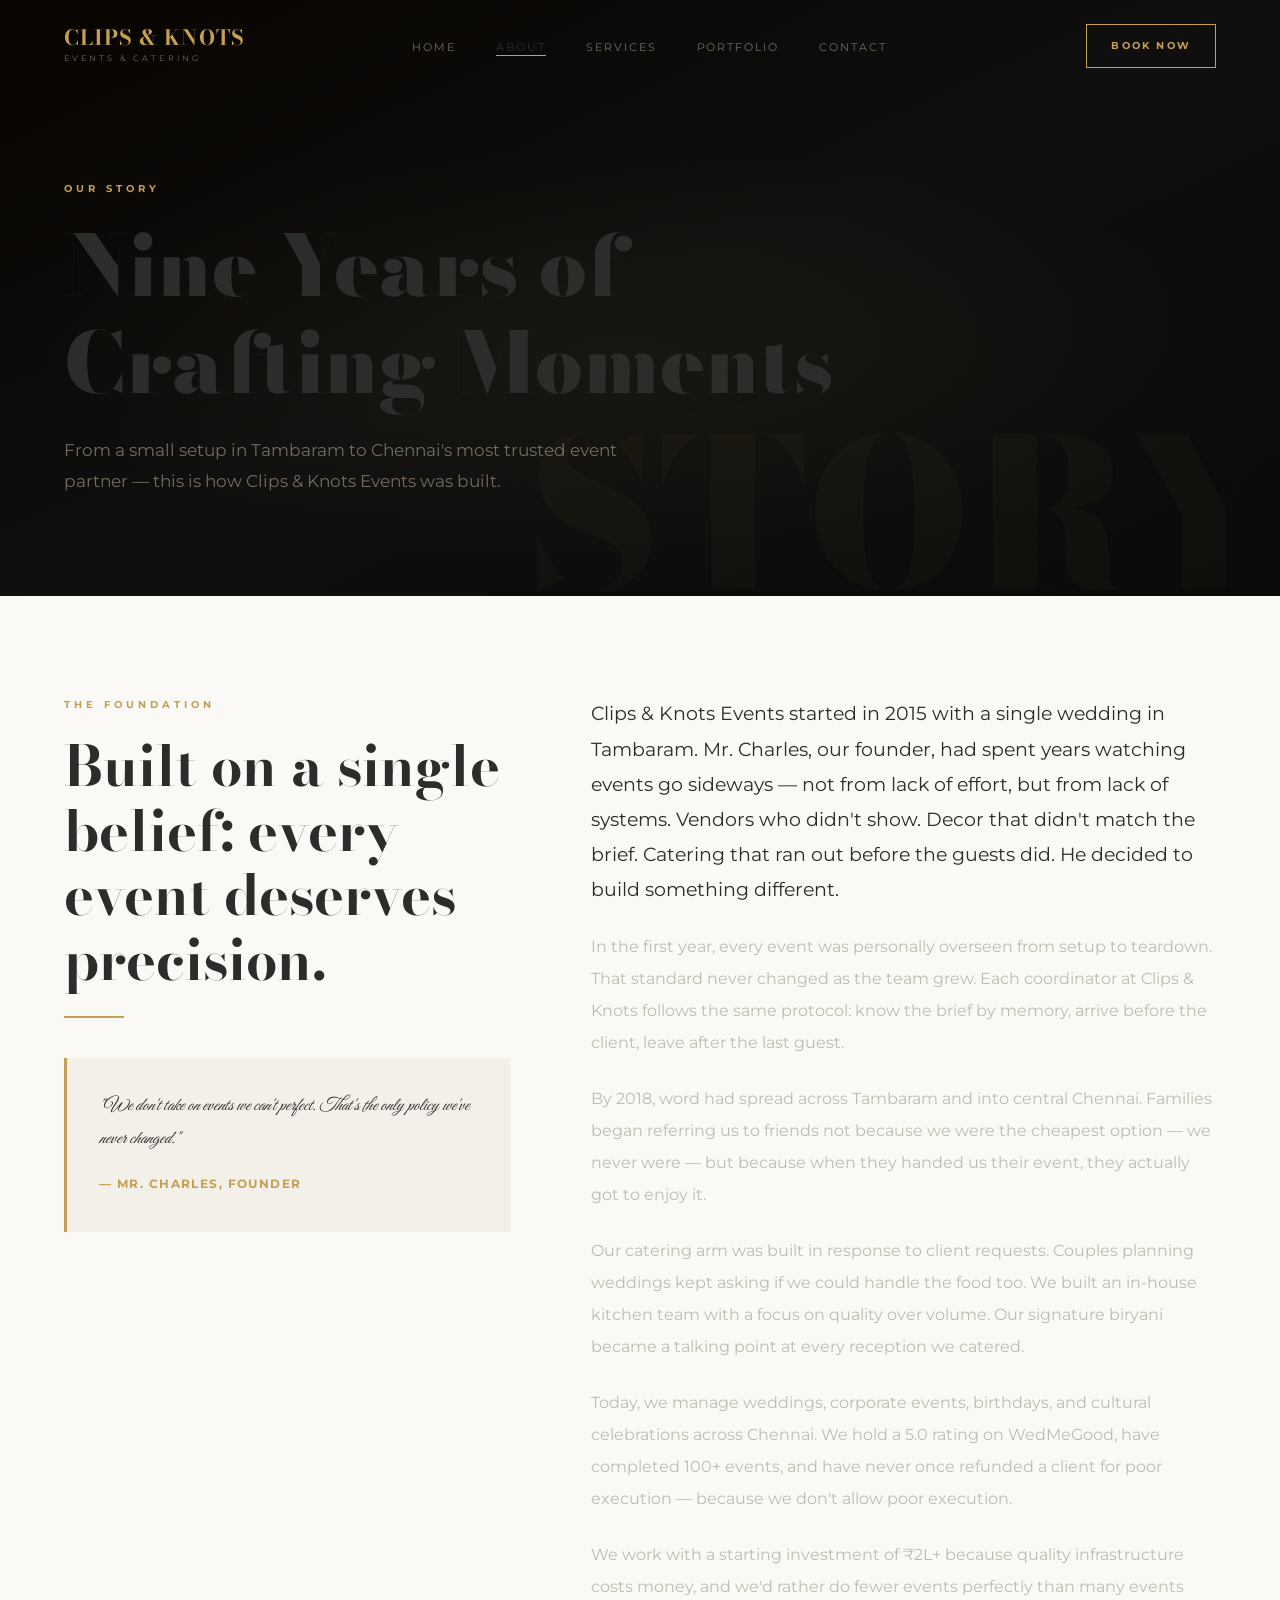
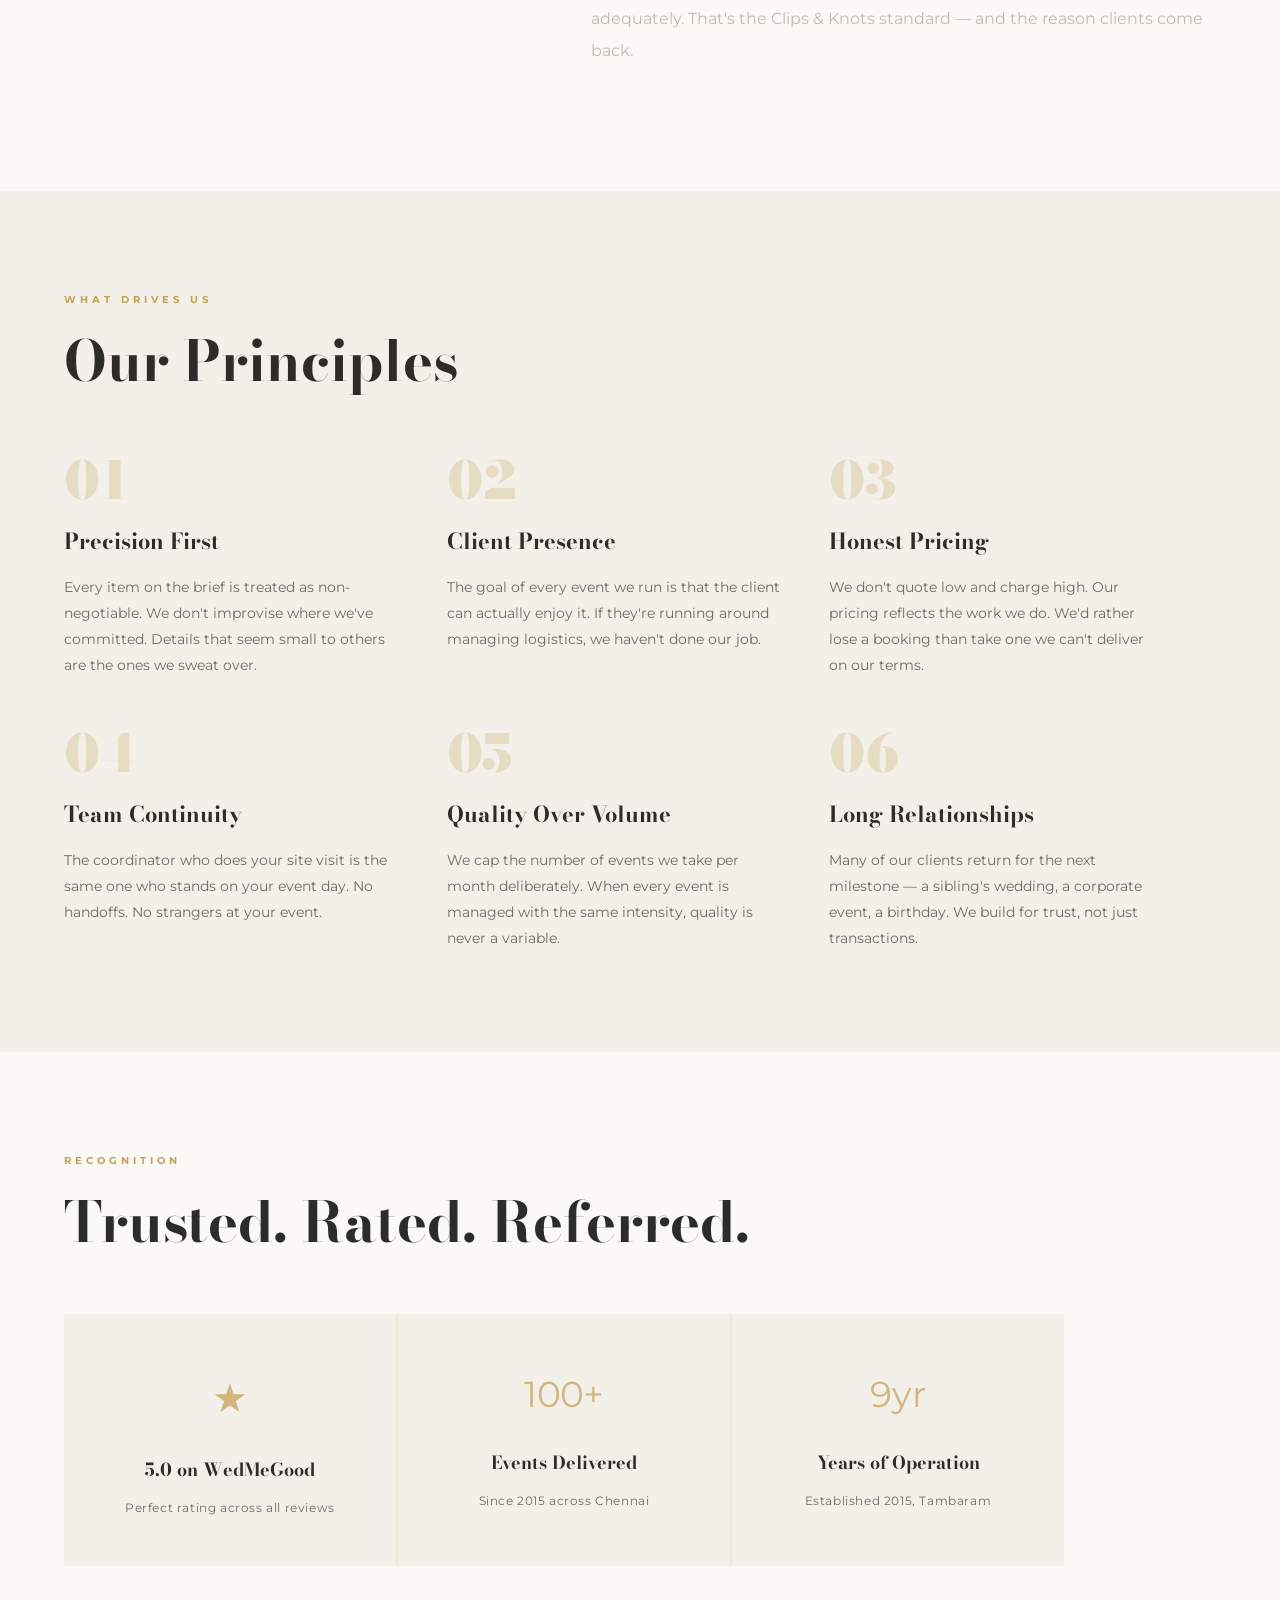
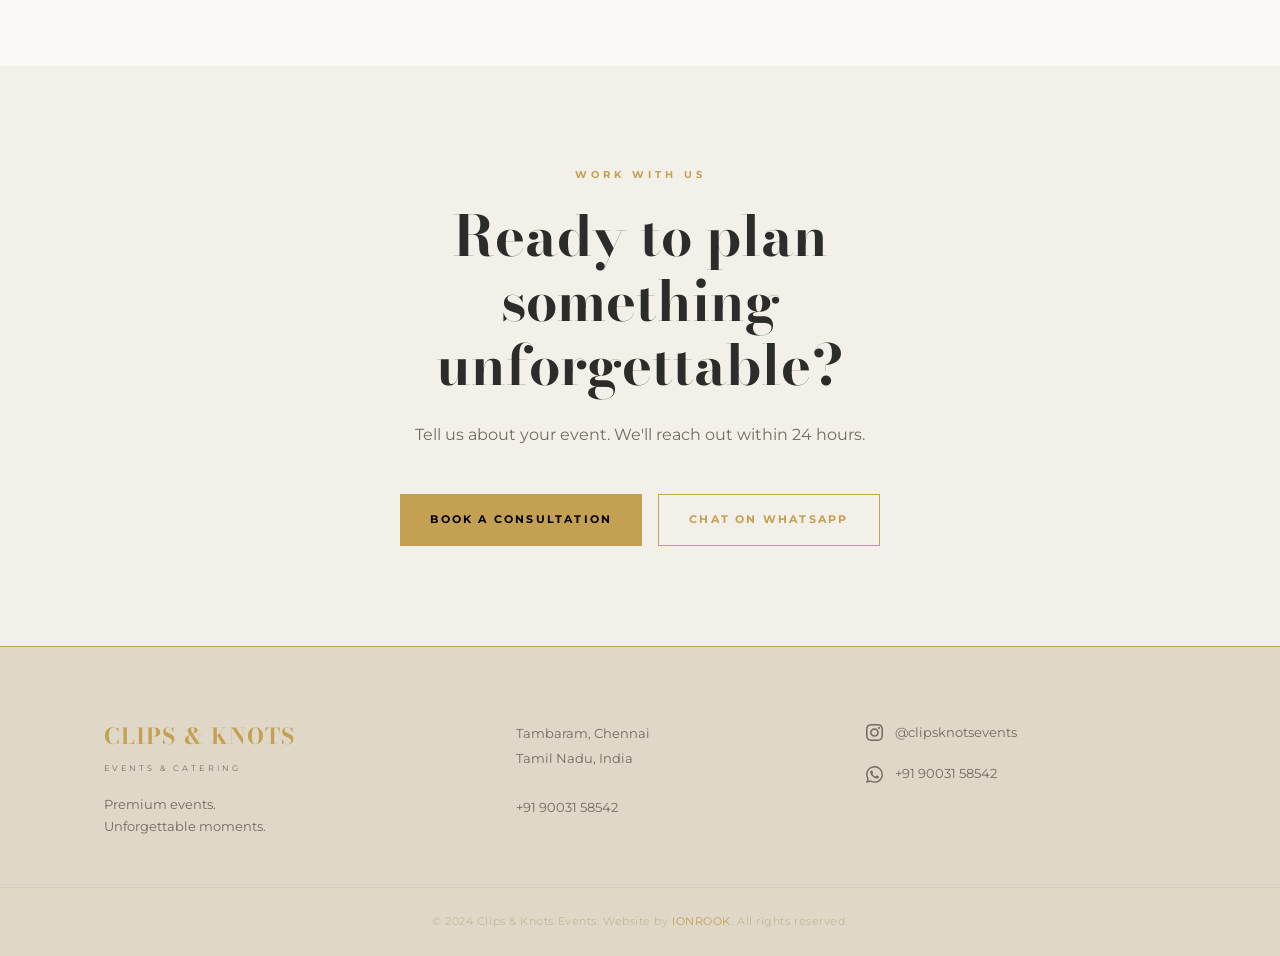
<file: about.html>
<!DOCTYPE html>
<html lang="en">
<head>
  <meta charset="UTF-8">
  <meta name="viewport" content="width=device-width, initial-scale=1.0">
  <meta name="description" content="About Clips & Knots Events — 9 years of premium event management in Chennai. Our story, values, and team behind 100+ unforgettable celebrations.">
  <title>About — Clips &amp; Knots Events</title>
  <link rel="preconnect" href="https://fonts.googleapis.com">
  <link rel="preconnect" href="https://fonts.gstatic.com" crossorigin>
  <link href="https://fonts.googleapis.com/css2?family=Playfair+Display:ital,wght@0,400;0,500;0,700;0,900;1,400&family=Lato:wght@300;400;700&family=Cormorant+Garamond:ital,wght@1,400;1,500;1,600&display=swap" rel="stylesheet">
  <link rel="stylesheet" href="css/style.css">
</head>
<body>

  <!-- NAVIGATION -->
  <nav class="nav" role="navigation" aria-label="Main navigation">
    <a href="index.html" class="nav-logo" aria-label="Clips & Knots Events — Home">
      <span class="nav-logo-name">CLIPS &amp; KNOTS</span>
      <span class="nav-logo-sub">Events &amp; Catering</span>
    </a>
    <ul class="nav-links" role="list">
      <li><a href="index.html">Home</a></li>
      <li><a href="about.html" aria-current="page">About</a></li>
      <li><a href="index.html#services">Services</a></li>
      <li><a href="index.html#work">Portfolio</a></li>
      <li><a href="contact.html">Contact</a></li>
    </ul>
    <a href="contact.html" class="nav-cta">Book Now</a>
    <button class="nav-hamburger" aria-label="Open navigation menu" aria-expanded="false">
      <span></span><span></span><span></span>
    </button>
  </nav>

  <!-- MOBILE MENU -->
  <div class="mobile-menu" role="dialog" aria-modal="true" aria-label="Navigation menu">
    <a href="index.html">Home</a>
    <a href="about.html">About</a>
    <a href="index.html#services">Services</a>
    <a href="index.html#work">Portfolio</a>
    <a href="contact.html">Contact</a>
    <a href="https://wa.me/919003158542?text=Hi%20Clips%20%26%20Knots%2C%20I'm%20interested%20in%20your%20event%20planning%20services." target="_blank" rel="noopener noreferrer">WhatsApp Us</a>
  </div>

  <main>

    <!-- ============================
         PAGE HERO
         ============================ -->
    <section class="page-hero" aria-label="About us">
      <span class="page-hero-bg-text" aria-hidden="true">STORY</span>
      <span class="label-text" style="margin-bottom:20px;">Our Story</span>
      <h1 class="section-title" style="font-size:clamp(48px,7vw,84px); font-weight:900;">Nine Years of<br>Crafting Moments</h1>
      <p>From a small setup in Tambaram to Chennai's most trusted event partner — this is how Clips &amp; Knots Events was built.</p>
    </section>

    <!-- ============================
         FULL STORY
         ============================ -->
    <section class="about-full-story" aria-labelledby="story-heading">
      <div class="about-full-story-grid">
        <div class="about-story-sticky">
          <span class="label-text reveal" style="margin-bottom:20px;">The Foundation</span>
          <h2 class="section-title reveal reveal-delay-1" id="story-heading">Built on a single belief: every event deserves precision.</h2>
          <div class="gold-line reveal reveal-delay-2"></div>
          <div class="reveal reveal-delay-2" style="margin-top: 40px;">
            <div style="background:var(--bg-secondary); padding:32px; border-left:3px solid var(--accent);">
              <p class="testimonial-quote" style="font-size:18px; margin-bottom:16px;">"We don't take on events we can't perfect. That's the only policy we've never changed."</p>
              <p class="testimonial-author">— Mr. Charles, Founder</p>
            </div>
          </div>
        </div>

        <div class="about-story-content">
          <p class="reveal">
            Clips &amp; Knots Events started in 2015 with a single wedding in Tambaram. Mr. Charles,
            our founder, had spent years watching events go sideways — not from lack of effort,
            but from lack of systems. Vendors who didn't show. Decor that didn't match the brief.
            Catering that ran out before the guests did. He decided to build something different.
          </p>
          <p class="reveal reveal-delay-1">
            In the first year, every event was personally overseen from setup to teardown.
            That standard never changed as the team grew. Each coordinator at Clips &amp; Knots
            follows the same protocol: know the brief by memory, arrive before the client,
            leave after the last guest.
          </p>
          <p class="reveal reveal-delay-1">
            By 2018, word had spread across Tambaram and into central Chennai. Families began
            referring us to friends not because we were the cheapest option — we never were —
            but because when they handed us their event, they actually got to enjoy it.
          </p>
          <p class="reveal reveal-delay-2">
            Our catering arm was built in response to client requests. Couples planning weddings
            kept asking if we could handle the food too. We built an in-house kitchen team with a
            focus on quality over volume. Our signature biryani became a talking point at every
            reception we catered.
          </p>
          <p class="reveal reveal-delay-2">
            Today, we manage weddings, corporate events, birthdays, and cultural celebrations
            across Chennai. We hold a 5.0 rating on WedMeGood, have completed 100+ events,
            and have never once refunded a client for poor execution — because we don't allow
            poor execution.
          </p>
          <p class="reveal reveal-delay-3">
            We work with a starting investment of ₹2L+ because quality infrastructure costs
            money, and we'd rather do fewer events perfectly than many events adequately.
            That's the Clips &amp; Knots standard — and the reason clients come back.
          </p>
        </div>
      </div>
    </section>

    <!-- ============================
         VALUES
         ============================ -->
    <section class="values-section" aria-labelledby="values-heading">
      <span class="label-text reveal" style="margin-bottom:20px;">What Drives Us</span>
      <h2 class="section-title reveal reveal-delay-1" id="values-heading">Our Principles</h2>
      <div class="values-grid">
        <div class="reveal">
          <p class="value-number">01</p>
          <h3 class="value-title">Precision First</h3>
          <p class="value-desc">Every item on the brief is treated as non-negotiable. We don't improvise where we've committed. Details that seem small to others are the ones we sweat over.</p>
        </div>
        <div class="reveal reveal-delay-1">
          <p class="value-number">02</p>
          <h3 class="value-title">Client Presence</h3>
          <p class="value-desc">The goal of every event we run is that the client can actually enjoy it. If they're running around managing logistics, we haven't done our job.</p>
        </div>
        <div class="reveal reveal-delay-2">
          <p class="value-number">03</p>
          <h3 class="value-title">Honest Pricing</h3>
          <p class="value-desc">We don't quote low and charge high. Our pricing reflects the work we do. We'd rather lose a booking than take one we can't deliver on our terms.</p>
        </div>
        <div class="reveal">
          <p class="value-number">04</p>
          <h3 class="value-title">Team Continuity</h3>
          <p class="value-desc">The coordinator who does your site visit is the same one who stands on your event day. No handoffs. No strangers at your event.</p>
        </div>
        <div class="reveal reveal-delay-1">
          <p class="value-number">05</p>
          <h3 class="value-title">Quality Over Volume</h3>
          <p class="value-desc">We cap the number of events we take per month deliberately. When every event is managed with the same intensity, quality is never a variable.</p>
        </div>
        <div class="reveal reveal-delay-2">
          <p class="value-number">06</p>
          <h3 class="value-title">Long Relationships</h3>
          <p class="value-desc">Many of our clients return for the next milestone — a sibling's wedding, a corporate event, a birthday. We build for trust, not just transactions.</p>
        </div>
      </div>
    </section>

    <!-- ============================
         RECOGNITION
         ============================ -->
    <section class="recognition-section" aria-labelledby="recognition-heading">
      <span class="label-text reveal" style="margin-bottom:20px;">Recognition</span>
      <h2 class="section-title reveal reveal-delay-1" id="recognition-heading">Trusted. Rated. Referred.</h2>
      <div class="recognition-grid reveal reveal-delay-2">
        <div class="recognition-item">
          <span class="recognition-icon">★</span>
          <h3 class="recognition-title">5.0 on WedMeGood</h3>
          <p class="recognition-detail">Perfect rating across all reviews</p>
        </div>
        <div class="recognition-item">
          <span class="recognition-icon" style="font-size:36px; font-family:var(--font-sans); letter-spacing:-0.02em;">100+</span>
          <h3 class="recognition-title">Events Delivered</h3>
          <p class="recognition-detail">Since 2015 across Chennai</p>
        </div>
        <div class="recognition-item">
          <span class="recognition-icon" style="font-size:36px; font-family:var(--font-sans);">9yr</span>
          <h3 class="recognition-title">Years of Operation</h3>
          <p class="recognition-detail">Established 2015, Tambaram</p>
        </div>
      </div>
    </section>

    <!-- ============================
         CTA
         ============================ -->
    <section style="padding: 100px 5%; background: var(--bg-secondary); text-align:center;" aria-label="Get started">
      <span class="label-text reveal" style="margin-bottom:20px; display:block;">Work With Us</span>
      <h2 class="section-title reveal reveal-delay-1" style="max-width:600px; margin:0 auto 24px;">Ready to plan something unforgettable?</h2>
      <p class="reveal reveal-delay-2" style="font-family:var(--font-sans); font-size:16px; color:var(--text-secondary); max-width:500px; margin:0 auto 44px;">Tell us about your event. We'll reach out within 24 hours.</p>
      <div class="reveal reveal-delay-3" style="display:flex; gap:16px; justify-content:center; flex-wrap:wrap;">
        <a href="contact.html" class="btn btn-primary">Book a Consultation</a>
        <a href="https://wa.me/919003158542?text=Hi%20Clips%20%26%20Knots%2C%20I'm%20interested%20in%20your%20services." class="btn btn-ghost" target="_blank" rel="noopener noreferrer">Chat on WhatsApp</a>
      </div>
    </section>

  </main>

  <!-- FOOTER -->
  <footer class="footer" role="contentinfo">
    <div class="footer-main">
      <div>
        <p class="footer-logo-name">CLIPS &amp; KNOTS</p>
        <p class="footer-logo-sub">Events &amp; Catering</p>
        <p class="footer-tagline">Premium events.<br>Unforgettable moments.</p>
      </div>
      <div class="footer-center">
        <address class="footer-address" style="font-style:normal;">
          Tambaram, Chennai<br>
          Tamil Nadu, India<br><br>
          <a href="tel:+919003158542">+91 90031 58542</a>
        </address>
      </div>
      <div class="footer-right">
        <a href="https://www.instagram.com/clipsknotsevents" target="_blank" rel="noopener noreferrer" class="footer-social-link" aria-label="Instagram — @clipsknotsevents">
          <svg class="footer-social-icon" viewBox="0 0 24 24" aria-hidden="true"><path d="M12 2.163c3.204 0 3.584.012 4.85.07 3.252.148 4.771 1.691 4.919 4.919.058 1.265.069 1.645.069 4.849 0 3.205-.012 3.584-.069 4.849-.149 3.225-1.664 4.771-4.919 4.919-1.266.058-1.644.07-4.85.07-3.204 0-3.584-.012-4.849-.07-3.26-.149-4.771-1.699-4.919-4.92-.058-1.265-.07-1.644-.07-4.849 0-3.204.013-3.583.07-4.849.149-3.227 1.664-4.771 4.919-4.919 1.266-.057 1.645-.069 4.849-.069zm0-2.163c-3.259 0-3.667.014-4.947.072-4.358.2-6.78 2.618-6.98 6.98-.059 1.281-.073 1.689-.073 4.948 0 3.259.014 3.668.072 4.948.2 4.358 2.618 6.78 6.98 6.98 1.281.058 1.689.072 4.948.072 3.259 0 3.668-.014 4.948-.072 4.354-.2 6.782-2.618 6.979-6.98.059-1.28.073-1.689.073-4.948 0-3.259-.014-3.667-.072-4.947-.196-4.354-2.617-6.78-6.979-6.98-1.281-.059-1.69-.073-4.949-.073zm0 5.838c-3.403 0-6.162 2.759-6.162 6.162s2.759 6.163 6.162 6.163 6.162-2.759 6.162-6.163c0-3.403-2.759-6.162-6.162-6.162zm0 10.162c-2.209 0-4-1.79-4-4 0-2.209 1.791-4 4-4s4 1.791 4 4c0 2.21-1.791 4-4 4zm6.406-11.845c-.796 0-1.441.645-1.441 1.44s.645 1.44 1.441 1.44c.795 0 1.439-.645 1.439-1.44s-.644-1.44-1.439-1.44z"/></svg>
          @clipsknotsevents
        </a>
        <a href="https://wa.me/919003158542" target="_blank" rel="noopener noreferrer" class="footer-social-link" aria-label="WhatsApp — +91 90031 58542">
          <svg class="footer-social-icon" viewBox="0 0 24 24" aria-hidden="true"><path d="M17.472 14.382c-.297-.149-1.758-.867-2.03-.967-.273-.099-.471-.148-.67.15-.197.297-.767.966-.94 1.164-.173.199-.347.223-.644.075-.297-.15-1.255-.463-2.39-1.475-.883-.788-1.48-1.761-1.653-2.059-.173-.297-.018-.458.13-.606.134-.133.298-.347.446-.52.149-.174.198-.298.298-.497.099-.198.05-.371-.025-.52-.075-.149-.669-1.612-.916-2.207-.242-.579-.487-.5-.669-.51-.173-.008-.371-.01-.57-.01-.198 0-.52.074-.792.372-.272.297-1.04 1.016-1.04 2.479 0 1.462 1.065 2.875 1.213 3.074.149.198 2.096 3.2 5.077 4.487.709.306 1.262.489 1.694.625.712.227 1.36.195 1.871.118.571-.085 1.758-.719 2.006-1.413.248-.694.248-1.289.173-1.413-.074-.124-.272-.198-.57-.347m-5.421 7.403h-.004a9.87 9.87 0 01-5.031-1.378l-.361-.214-3.741.982.998-3.648-.235-.374a9.86 9.86 0 01-1.51-5.26c.001-5.45 4.436-9.884 9.888-9.884 2.64 0 5.122 1.03 6.988 2.898a9.825 9.825 0 012.893 6.994c-.003 5.45-4.437 9.884-9.885 9.884m8.413-18.297A11.815 11.815 0 0012.05 0C5.495 0 .16 5.335.157 11.892c0 2.096.547 4.142 1.588 5.945L.057 24l6.305-1.654a11.882 11.882 0 005.683 1.448h.005c6.554 0 11.89-5.335 11.893-11.893a11.821 11.821 0 00-3.48-8.413z"/></svg>
          +91 90031 58542
        </a>
      </div>
    </div>
    <div class="footer-bottom">
      <p>&#169; 2024 Clips &amp; Knots Events. Website by <span style="color:var(--accent);">IONROOK</span>. All rights reserved.</p>
    </div>
  </footer>

  <script src="js/main.js"></script>
</body>
</html>
</file>
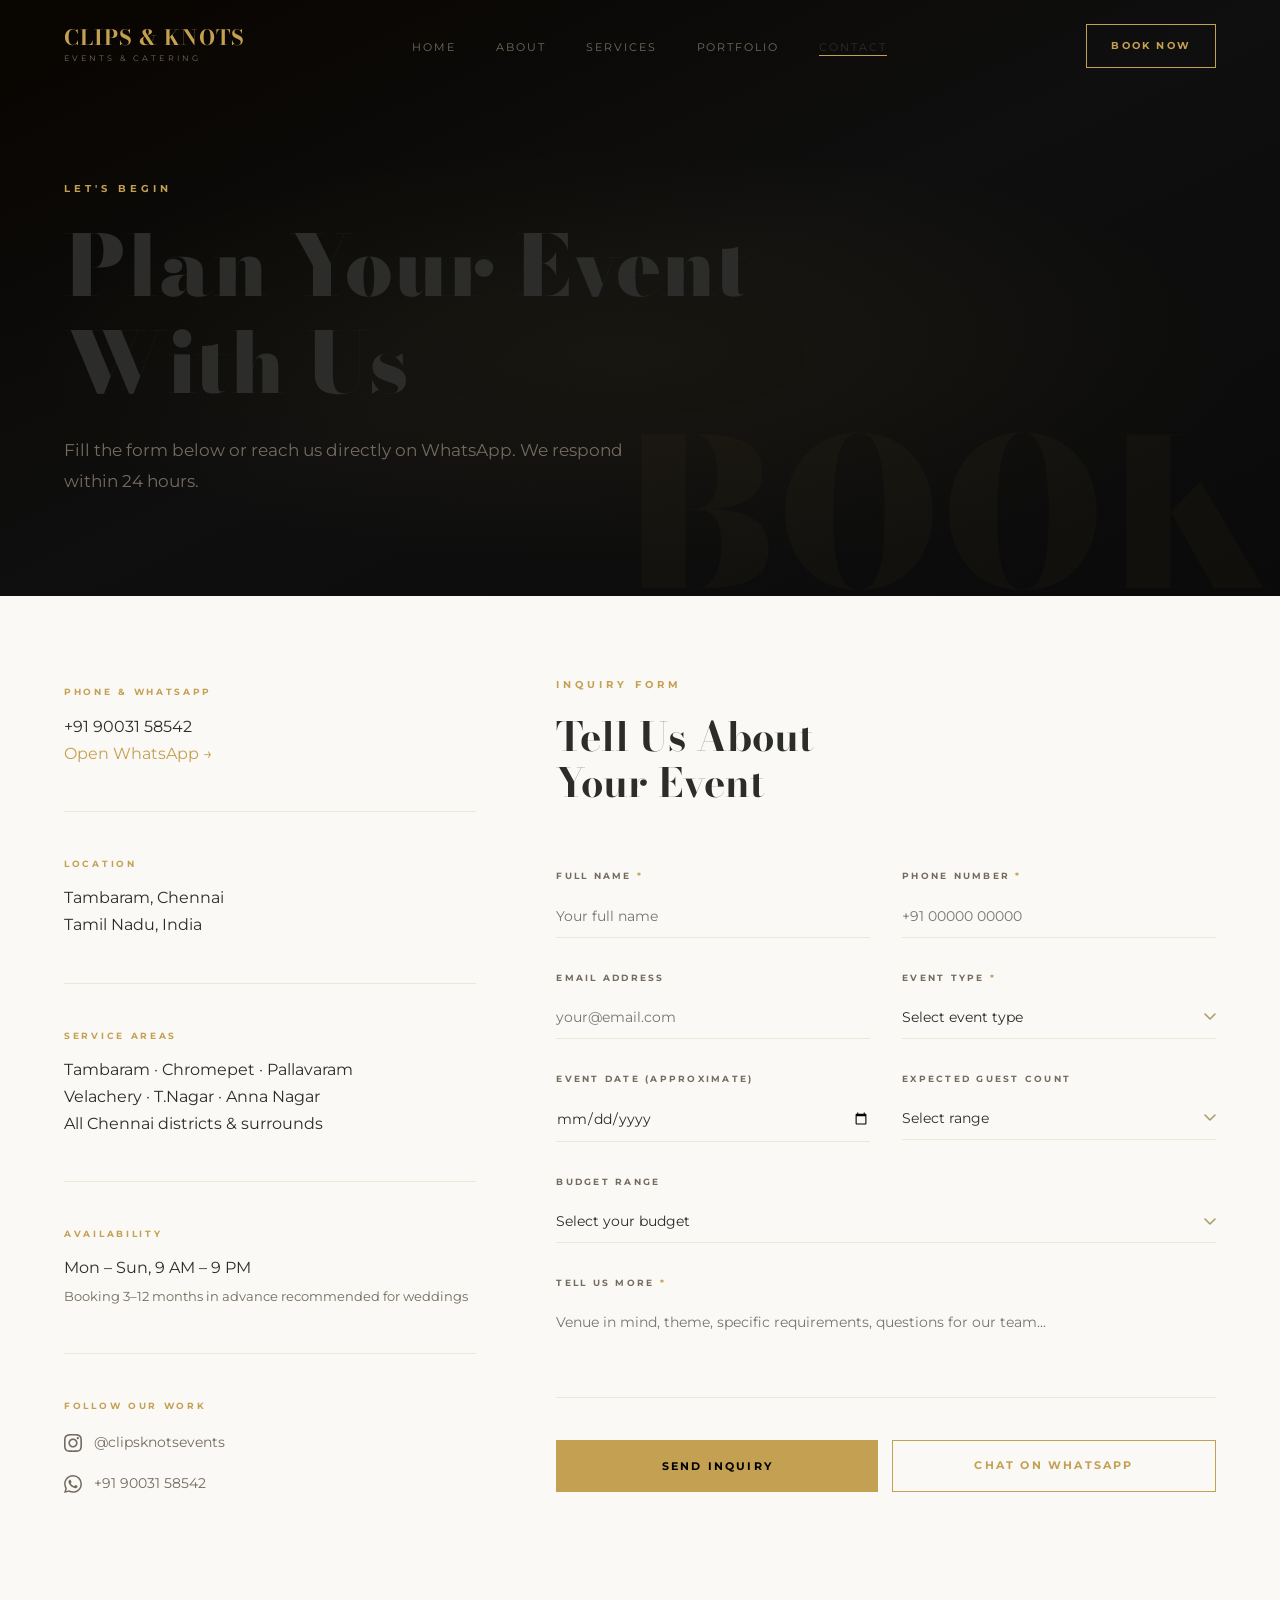
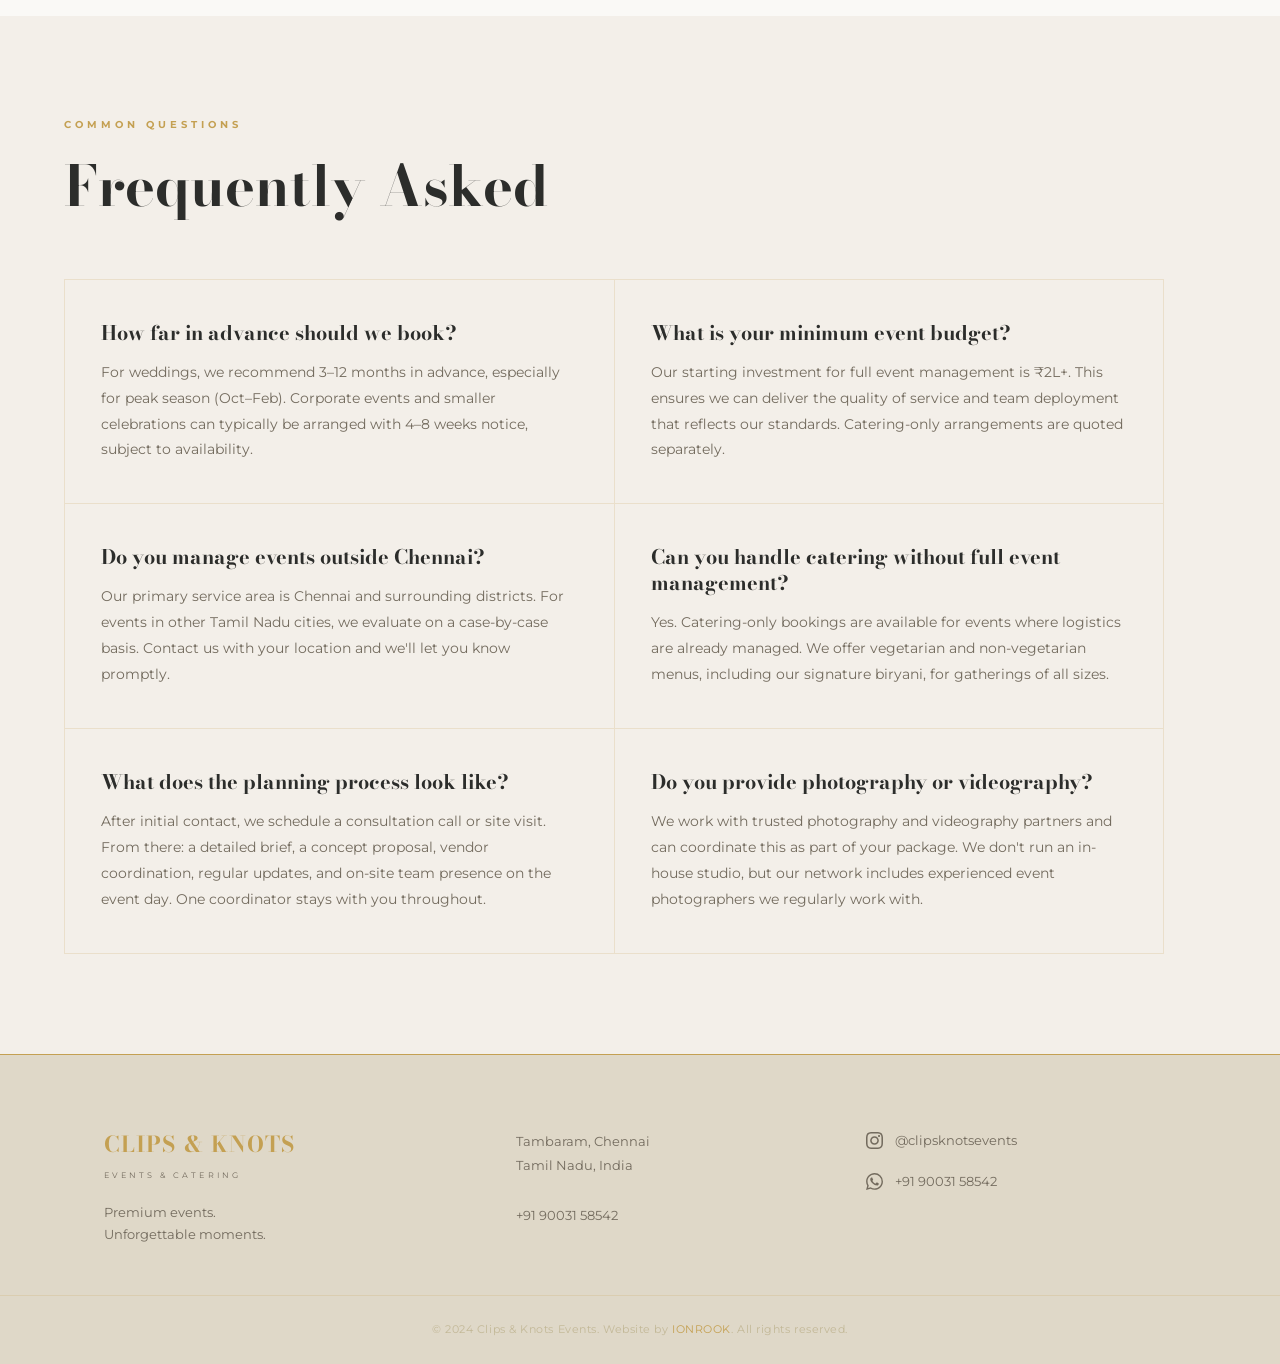
<file: contact.html>
<!DOCTYPE html>
<html lang="en">
<head>
  <meta charset="UTF-8">
  <meta name="viewport" content="width=device-width, initial-scale=1.0">
  <meta name="description" content="Contact Clips & Knots Events — Book a consultation for your wedding, corporate event, or celebration in Chennai. Call +91 90031 58542 or fill our inquiry form.">
  <title>Contact — Clips &amp; Knots Events</title>
  <link rel="preconnect" href="https://fonts.googleapis.com">
  <link rel="preconnect" href="https://fonts.gstatic.com" crossorigin>
  <link href="https://fonts.googleapis.com/css2?family=Playfair+Display:ital,wght@0,400;0,500;0,700;0,900;1,400&family=Lato:wght@300;400;700&family=Cormorant+Garamond:ital,wght@1,400;1,500;1,600&display=swap" rel="stylesheet">
  <link rel="stylesheet" href="css/style.css">
</head>
<body>

  <!-- NAVIGATION -->
  <nav class="nav" role="navigation" aria-label="Main navigation">
    <a href="index.html" class="nav-logo" aria-label="Clips & Knots Events — Home">
      <span class="nav-logo-name">CLIPS &amp; KNOTS</span>
      <span class="nav-logo-sub">Events &amp; Catering</span>
    </a>
    <ul class="nav-links" role="list">
      <li><a href="index.html">Home</a></li>
      <li><a href="about.html">About</a></li>
      <li><a href="index.html#services">Services</a></li>
      <li><a href="index.html#work">Portfolio</a></li>
      <li><a href="contact.html" aria-current="page">Contact</a></li>
    </ul>
    <a href="contact.html" class="nav-cta">Book Now</a>
    <button class="nav-hamburger" aria-label="Open navigation menu" aria-expanded="false">
      <span></span><span></span><span></span>
    </button>
  </nav>

  <!-- MOBILE MENU -->
  <div class="mobile-menu" role="dialog" aria-modal="true" aria-label="Navigation menu">
    <a href="index.html">Home</a>
    <a href="about.html">About</a>
    <a href="index.html#services">Services</a>
    <a href="index.html#work">Portfolio</a>
    <a href="contact.html">Contact</a>
    <a href="https://wa.me/919003158542?text=Hi%20Clips%20%26%20Knots%2C%20I'm%20interested%20in%20your%20event%20planning%20services." target="_blank" rel="noopener noreferrer">WhatsApp Us</a>
  </div>

  <main>

    <!-- ============================
         PAGE HERO
         ============================ -->
    <section class="page-hero" aria-label="Contact us">
      <span class="page-hero-bg-text" aria-hidden="true">BOOK</span>
      <span class="label-text" style="margin-bottom:20px;">Let's Begin</span>
      <h1 class="section-title" style="font-size:clamp(48px,7vw,84px); font-weight:900;">Plan Your Event<br>With Us</h1>
      <p>Fill the form below or reach us directly on WhatsApp. We respond within 24 hours.</p>
    </section>

    <!-- ============================
         CONTACT FULL
         ============================ -->
    <section class="contact-full" aria-labelledby="contact-form-heading">
      <div class="contact-full-grid">

        <!-- INFO PANEL -->
        <div class="contact-info-panel">
          <div class="contact-info-item reveal">
            <span class="contact-info-label">Phone &amp; WhatsApp</span>
            <p class="contact-info-value">
              <a href="tel:+919003158542">+91 90031 58542</a><br>
              <a href="https://wa.me/919003158542?text=Hi%20Clips%20%26%20Knots%2C%20I'm%20interested%20in%20your%20event%20services." target="_blank" rel="noopener noreferrer" style="color:var(--accent);">Open WhatsApp &rarr;</a>
            </p>
          </div>
          <div class="contact-info-item reveal reveal-delay-1">
            <span class="contact-info-label">Location</span>
            <p class="contact-info-value">
              Tambaram, Chennai<br>Tamil Nadu, India
            </p>
          </div>
          <div class="contact-info-item reveal reveal-delay-1">
            <span class="contact-info-label">Service Areas</span>
            <p class="contact-info-value">
              Tambaram &middot; Chromepet &middot; Pallavaram<br>
              Velachery &middot; T.Nagar &middot; Anna Nagar<br>
              All Chennai districts &amp; surrounds
            </p>
          </div>
          <div class="contact-info-item reveal reveal-delay-2">
            <span class="contact-info-label">Availability</span>
            <p class="contact-info-value">
              Mon &ndash; Sun, 9 AM &ndash; 9 PM<br>
              <span style="font-size:13px; color:var(--text-secondary);">Booking 3&ndash;12 months in advance recommended for weddings</span>
            </p>
          </div>
          <div class="reveal reveal-delay-2">
            <span class="contact-info-label" style="margin-bottom:16px;">Follow Our Work</span>
            <div class="contact-social-links">
              <a href="https://www.instagram.com/clipsknotsevents" target="_blank" rel="noopener noreferrer" class="contact-social-link" aria-label="Instagram — @clipsknotsevents">
                <svg class="contact-social-icon" viewBox="0 0 24 24" aria-hidden="true" style="width:18px;height:18px;fill:currentColor;flex-shrink:0;"><path d="M12 2.163c3.204 0 3.584.012 4.85.07 3.252.148 4.771 1.691 4.919 4.919.058 1.265.069 1.645.069 4.849 0 3.205-.012 3.584-.069 4.849-.149 3.225-1.664 4.771-4.919 4.919-1.266.058-1.644.07-4.85.07-3.204 0-3.584-.012-4.849-.07-3.26-.149-4.771-1.699-4.919-4.92-.058-1.265-.07-1.644-.07-4.849 0-3.204.013-3.583.07-4.849.149-3.227 1.664-4.771 4.919-4.919 1.266-.057 1.645-.069 4.849-.069zm0-2.163c-3.259 0-3.667.014-4.947.072-4.358.2-6.78 2.618-6.98 6.98-.059 1.281-.073 1.689-.073 4.948 0 3.259.014 3.668.072 4.948.2 4.358 2.618 6.78 6.98 6.98 1.281.058 1.689.072 4.948.072 3.259 0 3.668-.014 4.948-.072 4.354-.2 6.782-2.618 6.979-6.98.059-1.28.073-1.689.073-4.948 0-3.259-.014-3.667-.072-4.947-.196-4.354-2.617-6.78-6.979-6.98-1.281-.059-1.69-.073-4.949-.073zm0 5.838c-3.403 0-6.162 2.759-6.162 6.162s2.759 6.163 6.162 6.163 6.162-2.759 6.162-6.163c0-3.403-2.759-6.162-6.162-6.162zm0 10.162c-2.209 0-4-1.79-4-4 0-2.209 1.791-4 4-4s4 1.791 4 4c0 2.21-1.791 4-4 4zm6.406-11.845c-.796 0-1.441.645-1.441 1.44s.645 1.44 1.441 1.44c.795 0 1.439-.645 1.439-1.44s-.644-1.44-1.439-1.44z"/></svg>
                @clipsknotsevents
              </a>
              <a href="https://wa.me/919003158542" target="_blank" rel="noopener noreferrer" class="contact-social-link" aria-label="WhatsApp — +91 90031 58542">
                <svg class="contact-social-icon" viewBox="0 0 24 24" aria-hidden="true" style="width:18px;height:18px;fill:currentColor;flex-shrink:0;"><path d="M17.472 14.382c-.297-.149-1.758-.867-2.03-.967-.273-.099-.471-.148-.67.15-.197.297-.767.966-.94 1.164-.173.199-.347.223-.644.075-.297-.15-1.255-.463-2.39-1.475-.883-.788-1.48-1.761-1.653-2.059-.173-.297-.018-.458.13-.606.134-.133.298-.347.446-.52.149-.174.198-.298.298-.497.099-.198.05-.371-.025-.52-.075-.149-.669-1.612-.916-2.207-.242-.579-.487-.5-.669-.51-.173-.008-.371-.01-.57-.01-.198 0-.52.074-.792.372-.272.297-1.04 1.016-1.04 2.479 0 1.462 1.065 2.875 1.213 3.074.149.198 2.096 3.2 5.077 4.487.709.306 1.262.489 1.694.625.712.227 1.36.195 1.871.118.571-.085 1.758-.719 2.006-1.413.248-.694.248-1.289.173-1.413-.074-.124-.272-.198-.57-.347m-5.421 7.403h-.004a9.87 9.87 0 01-5.031-1.378l-.361-.214-3.741.982.998-3.648-.235-.374a9.86 9.86 0 01-1.51-5.26c.001-5.45 4.436-9.884 9.888-9.884 2.64 0 5.122 1.03 6.988 2.898a9.825 9.825 0 012.893 6.994c-.003 5.45-4.437 9.884-9.885 9.884m8.413-18.297A11.815 11.815 0 0012.05 0C5.495 0 .16 5.335.157 11.892c0 2.096.547 4.142 1.588 5.945L.057 24l6.305-1.654a11.882 11.882 0 005.683 1.448h.005c6.554 0 11.89-5.335 11.893-11.893a11.821 11.821 0 00-3.48-8.413z"/></svg>
                +91 90031 58542
              </a>
            </div>
          </div>
        </div>

        <!-- FORM PANEL -->
        <div class="contact-form-panel">
          <span class="label-text reveal" style="margin-bottom:20px;">Inquiry Form</span>
          <h2 class="section-title reveal reveal-delay-1" id="contact-form-heading">Tell Us About<br>Your Event</h2>
          <div class="gold-line reveal reveal-delay-1"></div>

          <form class="contact-form" id="contactFormFull" novalidate aria-label="Full event inquiry form">
            <div style="display:grid; grid-template-columns:1fr 1fr; gap:0 32px;">
              <div class="form-group reveal reveal-delay-2">
                <label for="fullNameFull">Full Name <span aria-hidden="true" style="color:var(--accent);">*</span></label>
                <input type="text" id="fullNameFull" name="fullName" placeholder="Your full name" required aria-required="true" autocomplete="name">
                <span class="form-error" role="alert">Please enter your name</span>
              </div>
              <div class="form-group reveal reveal-delay-2">
                <label for="phoneFull">Phone Number <span aria-hidden="true" style="color:var(--accent);">*</span></label>
                <input type="tel" id="phoneFull" name="phone" placeholder="+91 00000 00000" required aria-required="true" inputmode="tel" autocomplete="tel">
                <span class="form-error" role="alert">Please enter your phone number</span>
              </div>
            </div>
            <div style="display:grid; grid-template-columns:1fr 1fr; gap:0 32px;">
              <div class="form-group reveal reveal-delay-3">
                <label for="email">Email Address</label>
                <input type="email" id="email" name="email" placeholder="your@email.com" inputmode="email" autocomplete="email">
                <span class="form-error" role="alert">Please enter a valid email address</span>
              </div>
              <div class="form-group reveal reveal-delay-3">
                <label for="eventTypeFull">Event Type <span aria-hidden="true" style="color:var(--accent);">*</span></label>
                <select id="eventTypeFull" name="eventType" required aria-required="true">
                  <option value="">Select event type</option>
                  <option value="wedding">Wedding</option>
                  <option value="reception">Reception</option>
                  <option value="engagement">Engagement</option>
                  <option value="corporate">Corporate Event</option>
                  <option value="birthday">Birthday Celebration</option>
                  <option value="anniversary">Anniversary</option>
                  <option value="catering">Catering Only</option>
                  <option value="other">Other</option>
                </select>
                <span class="form-error" role="alert">Please select an event type</span>
              </div>
            </div>
            <div style="display:grid; grid-template-columns:1fr 1fr; gap:0 32px;">
              <div class="form-group reveal">
                <label for="eventDate">Event Date (approximate)</label>
                <input type="date" id="eventDate" name="eventDate">
              </div>
              <div class="form-group reveal">
                <label for="guestCount">Expected Guest Count</label>
                <select id="guestCount" name="guestCount">
                  <option value="">Select range</option>
                  <option value="under50">Under 50 guests</option>
                  <option value="50-100">50–100 guests</option>
                  <option value="100-250">100–250 guests</option>
                  <option value="250-500">250–500 guests</option>
                  <option value="500plus">500+ guests</option>
                </select>
              </div>
            </div>
            <div class="form-group reveal reveal-delay-1">
              <label for="budgetRange">Budget Range</label>
              <select id="budgetRange" name="budgetRange">
                <option value="">Select your budget</option>
                <option value="2-5L">₹2L – ₹5L</option>
                <option value="5-10L">₹5L – ₹10L</option>
                <option value="10-20L">₹10L – ₹20L</option>
                <option value="20plus">₹20L+</option>
                <option value="discuss">Prefer to discuss</option>
              </select>
            </div>
            <div class="form-group reveal reveal-delay-1">
              <label for="messageFull">Tell Us More <span aria-hidden="true" style="color:var(--accent);">*</span></label>
              <textarea id="messageFull" name="message" placeholder="Venue in mind, theme, specific requirements, questions for our team..." rows="4" required aria-required="true"></textarea>
              <span class="form-error" role="alert">Please tell us about your event</span>
            </div>
            <div class="reveal reveal-delay-2" style="display:flex; gap:14px; flex-wrap:wrap;">
              <button type="submit" class="btn btn-primary" style="flex:1; min-width:180px;">Send Inquiry</button>
              <a href="https://wa.me/919003158542?text=Hi%20Clips%20%26%20Knots%2C%20I'm%20interested%20in%20your%20event%20services.%20Can%20we%20discuss%3F" class="btn btn-ghost" style="flex:1; min-width:180px;" target="_blank" rel="noopener noreferrer">
                Chat on WhatsApp
              </a>
            </div>
            <div class="form-success" role="status" aria-live="polite"></div>
          </form>
        </div>

      </div>
    </section>

    <!-- ============================
         FAQ
         ============================ -->
    <section class="faq-section" aria-labelledby="faq-heading">
      <span class="label-text reveal" style="margin-bottom:20px;">Common Questions</span>
      <h2 class="section-title reveal reveal-delay-1" id="faq-heading">Frequently Asked</h2>
      <div class="faq-grid">
        <div class="faq-item reveal">
          <h3 class="faq-question">How far in advance should we book?</h3>
          <p class="faq-answer">For weddings, we recommend 3–12 months in advance, especially for peak season (Oct–Feb). Corporate events and smaller celebrations can typically be arranged with 4–8 weeks notice, subject to availability.</p>
        </div>
        <div class="faq-item reveal reveal-delay-1">
          <h3 class="faq-question">What is your minimum event budget?</h3>
          <p class="faq-answer">Our starting investment for full event management is ₹2L+. This ensures we can deliver the quality of service and team deployment that reflects our standards. Catering-only arrangements are quoted separately.</p>
        </div>
        <div class="faq-item reveal reveal-delay-1">
          <h3 class="faq-question">Do you manage events outside Chennai?</h3>
          <p class="faq-answer">Our primary service area is Chennai and surrounding districts. For events in other Tamil Nadu cities, we evaluate on a case-by-case basis. Contact us with your location and we'll let you know promptly.</p>
        </div>
        <div class="faq-item reveal reveal-delay-2">
          <h3 class="faq-question">Can you handle catering without full event management?</h3>
          <p class="faq-answer">Yes. Catering-only bookings are available for events where logistics are already managed. We offer vegetarian and non-vegetarian menus, including our signature biryani, for gatherings of all sizes.</p>
        </div>
        <div class="faq-item reveal reveal-delay-2">
          <h3 class="faq-question">What does the planning process look like?</h3>
          <p class="faq-answer">After initial contact, we schedule a consultation call or site visit. From there: a detailed brief, a concept proposal, vendor coordination, regular updates, and on-site team presence on the event day. One coordinator stays with you throughout.</p>
        </div>
        <div class="faq-item reveal reveal-delay-3">
          <h3 class="faq-question">Do you provide photography or videography?</h3>
          <p class="faq-answer">We work with trusted photography and videography partners and can coordinate this as part of your package. We don't run an in-house studio, but our network includes experienced event photographers we regularly work with.</p>
        </div>
      </div>
    </section>

  </main>

  <!-- FOOTER -->
  <footer class="footer" role="contentinfo">
    <div class="footer-main">
      <div>
        <p class="footer-logo-name">CLIPS &amp; KNOTS</p>
        <p class="footer-logo-sub">Events &amp; Catering</p>
        <p class="footer-tagline">Premium events.<br>Unforgettable moments.</p>
      </div>
      <div class="footer-center">
        <address class="footer-address" style="font-style:normal;">
          Tambaram, Chennai<br>
          Tamil Nadu, India<br><br>
          <a href="tel:+919003158542">+91 90031 58542</a>
        </address>
      </div>
      <div class="footer-right">
        <a href="https://www.instagram.com/clipsknotsevents" target="_blank" rel="noopener noreferrer" class="footer-social-link" aria-label="Instagram — @clipsknotsevents">
          <svg class="footer-social-icon" viewBox="0 0 24 24" aria-hidden="true"><path d="M12 2.163c3.204 0 3.584.012 4.85.07 3.252.148 4.771 1.691 4.919 4.919.058 1.265.069 1.645.069 4.849 0 3.205-.012 3.584-.069 4.849-.149 3.225-1.664 4.771-4.919 4.919-1.266.058-1.644.07-4.85.07-3.204 0-3.584-.012-4.849-.07-3.26-.149-4.771-1.699-4.919-4.92-.058-1.265-.07-1.644-.07-4.849 0-3.204.013-3.583.07-4.849.149-3.227 1.664-4.771 4.919-4.919 1.266-.057 1.645-.069 4.849-.069zm0-2.163c-3.259 0-3.667.014-4.947.072-4.358.2-6.78 2.618-6.98 6.98-.059 1.281-.073 1.689-.073 4.948 0 3.259.014 3.668.072 4.948.2 4.358 2.618 6.78 6.98 6.98 1.281.058 1.689.072 4.948.072 3.259 0 3.668-.014 4.948-.072 4.354-.2 6.782-2.618 6.979-6.98.059-1.28.073-1.689.073-4.948 0-3.259-.014-3.667-.072-4.947-.196-4.354-2.617-6.78-6.979-6.98-1.281-.059-1.69-.073-4.949-.073zm0 5.838c-3.403 0-6.162 2.759-6.162 6.162s2.759 6.163 6.162 6.163 6.162-2.759 6.162-6.163c0-3.403-2.759-6.162-6.162-6.162zm0 10.162c-2.209 0-4-1.79-4-4 0-2.209 1.791-4 4-4s4 1.791 4 4c0 2.21-1.791 4-4 4zm6.406-11.845c-.796 0-1.441.645-1.441 1.44s.645 1.44 1.441 1.44c.795 0 1.439-.645 1.439-1.44s-.644-1.44-1.439-1.44z"/></svg>
          @clipsknotsevents
        </a>
        <a href="https://wa.me/919003158542" target="_blank" rel="noopener noreferrer" class="footer-social-link" aria-label="WhatsApp — +91 90031 58542">
          <svg class="footer-social-icon" viewBox="0 0 24 24" aria-hidden="true"><path d="M17.472 14.382c-.297-.149-1.758-.867-2.03-.967-.273-.099-.471-.148-.67.15-.197.297-.767.966-.94 1.164-.173.199-.347.223-.644.075-.297-.15-1.255-.463-2.39-1.475-.883-.788-1.48-1.761-1.653-2.059-.173-.297-.018-.458.13-.606.134-.133.298-.347.446-.52.149-.174.198-.298.298-.497.099-.198.05-.371-.025-.52-.075-.149-.669-1.612-.916-2.207-.242-.579-.487-.5-.669-.51-.173-.008-.371-.01-.57-.01-.198 0-.52.074-.792.372-.272.297-1.04 1.016-1.04 2.479 0 1.462 1.065 2.875 1.213 3.074.149.198 2.096 3.2 5.077 4.487.709.306 1.262.489 1.694.625.712.227 1.36.195 1.871.118.571-.085 1.758-.719 2.006-1.413.248-.694.248-1.289.173-1.413-.074-.124-.272-.198-.57-.347m-5.421 7.403h-.004a9.87 9.87 0 01-5.031-1.378l-.361-.214-3.741.982.998-3.648-.235-.374a9.86 9.86 0 01-1.51-5.26c.001-5.45 4.436-9.884 9.888-9.884 2.64 0 5.122 1.03 6.988 2.898a9.825 9.825 0 012.893 6.994c-.003 5.45-4.437 9.884-9.885 9.884m8.413-18.297A11.815 11.815 0 0012.05 0C5.495 0 .16 5.335.157 11.892c0 2.096.547 4.142 1.588 5.945L.057 24l6.305-1.654a11.882 11.882 0 005.683 1.448h.005c6.554 0 11.89-5.335 11.893-11.893a11.821 11.821 0 00-3.48-8.413z"/></svg>
          +91 90031 58542
        </a>
      </div>
    </div>
    <div class="footer-bottom">
      <p>&#169; 2024 Clips &amp; Knots Events. Website by <span style="color:var(--accent);">IONROOK</span>. All rights reserved.</p>
    </div>
  </footer>

  <script src="js/main.js"></script>
</body>
</html>
</file>
<file: css/style.css>
@import url('https://fonts.googleapis.com/css2?family=Bodoni+Moda:ital,opsz,wght@0,6..96,400;0,6..96,700;0,6..96,900;1,6..96,400;1,6..96,700&family=Great+Vibes&family=Montserrat:ital,wght@0,300;0,400;0,600;0,700;1,300;1,400&display=swap');

/* ============================================
   ROOT VARIABLES
   ============================================ */

:root {
  --bg-primary:    #FAF9F6;
  --bg-secondary:  #F3EFE9;
  --bg-dark:       #EAE3D6;
  --bg-darkest:    #DFD8C8;
  --text-primary:  #2C2D2B;
  --text-secondary:#736B5E;
  --accent:        #C4A052;
  --accent-dark:   #A38341;
  --border:        rgba(196, 160, 82, 0.2);
  --border-accent: rgba(196, 160, 82, 0.2);
  --font-serif:    'Bodoni Moda', serif;
  --font-sans:     'Montserrat', sans-serif;
  --font-quote:    'Great Vibes', cursive;
  --transition:    all 0.4s cubic-bezier(0.4, 0, 0.2, 1);
  --shadow-gold:   0 10px 40px rgba(196, 160, 82, 0.15);
}

/* ============================================
   RESET & BASE
   ============================================ */

*, *::before, *::after {
  margin: 0;
  padding: 0;
  box-sizing: border-box;
}

html {
  scroll-behavior: smooth;
  font-size: 16px;
}

body {
  font-family: var(--font-sans);
  background: var(--bg-primary);
  color: var(--text-primary);
  overflow-x: hidden;
  line-height: 1.8;
}

img {
  max-width: 100%;
  height: auto;
  display: block;
}

a {
  text-decoration: none;
  color: inherit;
}

/* ============================================
   TYPOGRAPHY SYSTEM
   ============================================ */

.label-text {
  font-family: var(--font-sans);
  font-size: 10px;
  font-weight: 700;
  letter-spacing: 0.4em;
  text-transform: uppercase;
  color: var(--accent);
  display: block;
}

.section-title {
  font-family: var(--font-serif);
  font-size: clamp(36px, 5vw, 56px);
  font-weight: 700;
  color: var(--text-primary);
  line-height: 1.15;
}

.gold-line {
  width: 60px;
  height: 2px;
  background: var(--accent);
  margin: 24px 0;
}

/* ============================================
   BUTTONS
   ============================================ */

.btn {
  display: inline-flex;
  align-items: center;
  justify-content: center;
  font-family: var(--font-sans);
  font-size: 11px;
  font-weight: 700;
  letter-spacing: 0.2em;
  text-transform: uppercase;
  padding: 15px 30px;
  cursor: pointer;
  transition: var(--transition);
  border: none;
  min-height: 48px;
  min-width: 48px;
}

.btn-primary {
  background: var(--accent);
  color: #000;
}

.btn-primary:hover {
  background: var(--accent-dark);
}

.btn-ghost {
  background: transparent;
  color: var(--accent);
  border: 1px solid var(--accent);
}

.btn-ghost:hover {
  background: rgba(212, 175, 55, 0.08);
}

.btn-full {
  width: 100%;
  text-align: center;
}

/* ============================================
   NAVIGATION
   ============================================ */

.nav {
  position: fixed;
  top: 0;
  left: 0;
  right: 0;
  z-index: 1000;
  padding: 24px 5%;
  display: flex;
  align-items: center;
  justify-content: space-between;
  transition: var(--transition);
}

.nav.scrolled {
  background: rgba(250, 249, 246, 0.97);
  backdrop-filter: blur(20px);
  -webkit-backdrop-filter: blur(20px);
  padding: 16px 5%;
  border-bottom: 1px solid var(--border);
}

.nav-logo {
  display: flex;
  flex-direction: column;
  gap: 3px;
}

.nav-logo-name {
  font-family: var(--font-serif);
  font-size: 21px;
  font-weight: 700;
  color: var(--accent);
  letter-spacing: 0.05em;
  line-height: 1;
}

.nav-logo-sub {
  font-family: var(--font-sans);
  font-size: 8px;
  font-weight: 400;
  letter-spacing: 0.38em;
  text-transform: uppercase;
  color: var(--text-secondary);
}

.nav-links {
  display: flex;
  align-items: center;
  gap: 40px;
  list-style: none;
}

.nav-links a {
  font-family: var(--font-sans);
  font-size: 11px;
  font-weight: 400;
  letter-spacing: 0.18em;
  text-transform: uppercase;
  color: var(--text-secondary);
  transition: color 0.3s ease;
  position: relative;
}

.nav-links a::after {
  content: '';
  position: absolute;
  bottom: -2px;
  left: 0;
  right: 100%;
  height: 1px;
  background: var(--accent);
  transition: right 0.35s cubic-bezier(0.4, 0, 0.2, 1);
}

.nav-links a:hover {
  color: var(--accent);
}

.nav-links a:hover::after {
  right: 0;
}

.nav-links a[aria-current="page"] {
  color: var(--text-primary);
}

.nav-links a[aria-current="page"]::after {
  right: 0;
}

/* Nav CTA button */
.nav-cta {
  font-family: var(--font-sans);
  font-size: 10px;
  font-weight: 700;
  letter-spacing: 0.22em;
  text-transform: uppercase;
  color: var(--accent);
  border: 1px solid var(--accent);
  padding: 12px 24px;
  transition: background 0.3s, color 0.3s;
  white-space: nowrap;
  margin-left: 32px;
}

.nav-cta:hover {
  background: var(--accent);
  color: #000;
}

/* Mobile hamburger */
.nav-hamburger {
  display: none;
  flex-direction: column;
  gap: 5px;
  cursor: pointer;
  padding: 8px;
  background: none;
  border: none;
}

.nav-hamburger span {
  display: block;
  width: 24px;
  height: 1.5px;
  background: var(--accent);
  transition: var(--transition);
}

.nav-hamburger.active span:nth-child(1) {
  transform: translateY(6.5px) rotate(45deg);
}

.nav-hamburger.active span:nth-child(2) {
  opacity: 0;
}

.nav-hamburger.active span:nth-child(3) {
  transform: translateY(-6.5px) rotate(-45deg);
}

/* Mobile menu overlay */
.mobile-menu {
  display: none;
  position: fixed;
  inset: 0;
  background: rgba(250, 249, 246, 0.99);
  z-index: 999;
  flex-direction: column;
  align-items: center;
  justify-content: center;
  gap: 36px;
  transform: translateX(100%);
  transition: transform 0.5s cubic-bezier(0.4, 0, 0.2, 1);
}

.mobile-menu.open {
  transform: translateX(0);
}

.mobile-menu a {
  font-family: var(--font-serif);
  font-size: 34px;
  color: var(--text-primary);
  transition: color 0.3s;
}

.mobile-menu a:hover {
  color: var(--accent);
}

.mobile-menu .btn {
  font-size: 12px;
  padding: 16px 36px;
  margin-top: 16px;
}

/* ============================================
   HERO
   ============================================ */

.hero {
  min-height: 100vh;
  display: flex;
  flex-direction: column;
  justify-content: center;
  position: relative;
  overflow: hidden;
  background:
    radial-gradient(ellipse 80% 60% at 65% 35%, rgba(196, 160, 82, 0.12) 0%, transparent 55%),
    radial-gradient(ellipse 60% 80% at 15% 75%, rgba(243, 239, 233, 0.8) 0%, transparent 45%),
    linear-gradient(155deg, #FFFFFF 0%, #FAF9F6 30%, #F5EFEB 60%, #FAF9F6 100%);
}

.hero::before {
  content: '';
  position: absolute;
  inset: 0;
  background-image: url("data:image/svg+xml,%3Csvg viewBox='0 0 200 200' xmlns='http://www.w3.org/2000/svg'%3E%3Cfilter id='n'%3E%3CfeTurbulence type='fractalNoise' baseFrequency='0.85' numOctaves='4' stitchTiles='stitch'/%3E%3C/filter%3E%3Crect width='100%25' height='100%25' filter='url(%23n)' opacity='0.04'/%3E%3C/svg%3E");
  pointer-events: none;
  opacity: 0.5;
}

.hero-content {
  position: relative;
  z-index: 2;
  padding: 0 5%;
  padding-top: 100px;
  max-width: 960px;
}

.hero-label {
  margin-bottom: 36px;
  opacity: 0;
  animation: fadeInUp 0.8s ease forwards 0.2s;
}

.hero-title {
  font-family: var(--font-serif);
  font-size: clamp(52px, 8.5vw, 100px);
  font-weight: 900;
  line-height: 1.0;
  color: var(--text-primary);
  margin-bottom: 36px;
}

.hero-title .word {
  display: inline-block;
  opacity: 0;
  transform: translateY(32px);
}

.hero-title .break {
  display: block;
  height: 4px;
}

.hero-subtitle {
  font-family: var(--font-sans);
  font-size: 18px;
  color: var(--text-secondary);
  max-width: 540px;
  line-height: 1.8;
  margin-bottom: 52px;
  opacity: 0;
  animation: fadeInUp 0.8s ease forwards 0.95s;
}

.hero-ctas {
  display: flex;
  gap: 16px;
  flex-wrap: wrap;
  opacity: 0;
  animation: fadeInUp 0.8s ease forwards 1.15s;
}

/* Marquee scroll text */
.hero-marquee {
  position: absolute;
  bottom: 0;
  left: 0;
  right: 0;
  padding: 18px 0;
  border-top: 1px solid rgba(212, 175, 55, 0.1);
  overflow: hidden;
  z-index: 2;
}

.hero-marquee-inner {
  display: flex;
  width: max-content;
  animation: marquee 35s linear infinite;
}

.hero-marquee-text {
  font-family: var(--font-sans);
  font-size: 10px;
  font-weight: 700;
  letter-spacing: 0.42em;
  text-transform: uppercase;
  color: var(--accent);
  opacity: 0.35;
  padding: 0 48px;
  white-space: nowrap;
}

@keyframes marquee {
  from { transform: translateX(0); }
  to   { transform: translateX(-50%); }
}

/* ============================================
   SOCIAL PROOF BAR
   ============================================ */

.stats {
  background: var(--bg-secondary);
  padding: 72px 5%;
}

.stats-grid {
  display: flex;
  align-items: center;
  justify-content: center;
  max-width: 800px;
  margin: 0 auto;
}

.stat-item {
  flex: 1;
  text-align: center;
  padding: 0 44px;
}

.stat-item:not(:last-child) {
  border-right: 1px solid var(--border);
}

.stat-number {
  font-family: var(--font-serif);
  font-size: clamp(40px, 5vw, 58px);
  font-weight: 700;
  color: var(--accent);
  line-height: 1;
  margin-bottom: 14px;
}

.stat-label {
  font-family: var(--font-sans);
  font-size: 10px;
  font-weight: 400;
  letter-spacing: 0.22em;
  text-transform: uppercase;
  color: var(--text-secondary);
}

/* ============================================
   ABOUT (Homepage teaser)
   ============================================ */

.about {
  padding: 120px 5%;
  position: relative;
  overflow: hidden;
}

.about-bg-text {
  position: absolute;
  font-family: var(--font-serif);
  font-size: clamp(80px, 13vw, 170px);
  font-weight: 900;
  color: var(--accent);
  opacity: 0.04;
  top: 50%;
  left: -2%;
  transform: translateY(-50%) rotate(-4deg);
  user-select: none;
  pointer-events: none;
  white-space: nowrap;
  letter-spacing: -0.02em;
}

.about-grid {
  display: grid;
  grid-template-columns: 1fr 1fr;
  gap: 80px;
  align-items: center;
  max-width: 1200px;
  margin: 0 auto;
}

.about-image-wrapper {
  position: relative;
}

.about-image {
  width: 100%;
  aspect-ratio: 4/5;
  background:
    radial-gradient(ellipse at 40% 35%, rgba(196, 160, 82, 0.14) 0%, transparent 55%),
    linear-gradient(145deg, #F3EFE9 0%, #EAE3D6 45%, #DFD8C8 100%);
  position: relative;
  overflow: hidden;
  border-radius: 200px 200px 0 0;
}

.about-image::after {
  content: '';
  position: absolute;
  inset: 0;
  border: 1px solid rgba(212, 175, 55, 0.12);
}

.about-image-badge {
  position: absolute;
  bottom: -20px;
  right: -20px;
  background: var(--accent);
  padding: 20px 26px;
  font-family: var(--font-serif);
  font-size: 15px;
  color: #000;
  font-weight: 700;
  letter-spacing: 0.05em;
  z-index: 2;
}

.about-content .label-text {
  margin-bottom: 20px;
}

.about-content .section-title {
  margin-bottom: 0;
}

.about-content .gold-line {
  margin: 28px 0;
}

.about-content p {
  font-family: var(--font-sans);
  font-size: 16px;
  color: #c0bbb2;
  line-height: 1.9;
  margin-bottom: 18px;
}

.about-cta {
  margin-top: 40px;
}

/* ============================================
   SERVICES
   ============================================ */

.services {
  padding: 120px 5%;
  background: var(--bg-dark);
}

.services-header {
  text-align: center;
  margin-bottom: 80px;
}

.services-header .label-text {
  margin-bottom: 20px;
}

.services-grid {
  display: grid;
  grid-template-columns: repeat(2, 1fr);
  gap: 2px;
  max-width: 1100px;
  margin: 0 auto;
  background: var(--border);
}

.service-card {
  background: var(--bg-secondary);
  padding: 52px 40px;
  position: relative;
  overflow: hidden;
  transition: var(--transition);
  border-left: 3px solid transparent;
}

.service-card:hover {
  background: #DFD8C8;
  border-left-color: var(--accent);
  box-shadow: var(--shadow-gold);
}

.service-number {
  font-family: var(--font-serif);
  font-size: 110px;
  font-weight: 900;
  color: var(--accent);
  opacity: 0.07;
  position: absolute;
  top: -24px;
  right: 16px;
  line-height: 1;
  pointer-events: none;
  user-select: none;
  transition: opacity 0.4s ease;
}

.service-card:hover .service-number {
  opacity: 0.11;
}

.service-title {
  font-family: var(--font-serif);
  font-size: 26px;
  font-weight: 600;
  color: var(--text-primary);
  margin-bottom: 16px;
  position: relative;
}

.service-title::after {
  content: '';
  display: block;
  width: 30px;
  height: 1px;
  background: var(--accent);
  margin-top: 12px;
  transition: width 0.4s ease;
}

.service-card:hover .service-title::after {
  width: 54px;
}

.service-description {
  font-family: var(--font-sans);
  font-size: 14px;
  color: var(--text-secondary);
  line-height: 1.85;
  position: relative;
}

/* ============================================
   PORTFOLIO
   ============================================ */

.portfolio {
  padding: 120px 5%;
}

.portfolio-header {
  margin-bottom: 60px;
}

.portfolio-header .label-text {
  margin-bottom: 20px;
}

.portfolio-grid {
  display: grid;
  grid-template-columns: repeat(3, 1fr);
  gap: 3px;
  margin-bottom: 44px;
}

.portfolio-item {
  position: relative;
  overflow: hidden;
  cursor: pointer;
}

.portfolio-img {
  width: 100%;
  aspect-ratio: 4/3;
  transition: transform 0.65s cubic-bezier(0.4, 0, 0.2, 1);
  position: relative;
}

.portfolio-img::before {
  content: '';
  position: absolute;
  inset: 0;
  background: radial-gradient(ellipse at 50% 40%, rgba(212, 175, 55, 0.1) 0%, transparent 65%);
}

.portfolio-item:nth-child(1) .portfolio-img { background: linear-gradient(145deg, #F5EFEB 0%, #EAE3D6 50%, #F3EFE9 100%); border-radius: 200px 200px 0 0; }
.portfolio-item:nth-child(2) .portfolio-img { background: linear-gradient(145deg, #EAE3D6 0%, #DFD8C8 50%, #EAE3D6 100%); border-radius: 0 0 200px 0; }
.portfolio-item:nth-child(3) .portfolio-img { background: linear-gradient(145deg, #F3EFE9 0%, #EAE3D6 50%, #F5EFEB 100%); border-radius: 20px; }
.portfolio-item:nth-child(4) .portfolio-img { background: linear-gradient(145deg, #EAE3D6 0%, #DFD8C8 50%, #EAE3D6 100%); border-radius: 20px; }
.portfolio-item:nth-child(5) .portfolio-img { background: linear-gradient(145deg, #F5EFEB 0%, #EAE3D6 50%, #F3EFE9 100%); border-radius: 20px; }
.portfolio-item:nth-child(6) .portfolio-img { background: linear-gradient(145deg, #EAE3D6 0%, #DFD8C8 50%, #EAE3D6 100%); border-radius: 20px; }

.portfolio-overlay {
  position: absolute;
  inset: 0;
  background: rgba(250, 249, 246, 0);
  display: flex;
  align-items: center;
  justify-content: center;
  transition: background 0.5s cubic-bezier(0.4, 0, 0.2, 1);
}

.portfolio-overlay-content {
  text-align: center;
  opacity: 0;
  transform: translateY(12px);
  transition: opacity 0.4s ease 0.08s, transform 0.4s ease 0.08s;
}

.portfolio-item:hover .portfolio-img {
  transform: scale(1.06);
}

.portfolio-item:hover .portfolio-overlay {
  background: rgba(250, 249, 246, 0.88);
}

.portfolio-item:hover .portfolio-overlay-content {
  opacity: 1;
  transform: translateY(0);
}

.portfolio-event-name {
  font-family: var(--font-serif);
  font-size: 22px;
  color: var(--text-primary);
  margin-bottom: 10px;
}

.portfolio-view-link {
  font-family: var(--font-sans);
  font-size: 9px;
  font-weight: 700;
  letter-spacing: 0.28em;
  text-transform: uppercase;
  color: var(--accent);
}

.portfolio-footer {
  text-align: center;
}

.portfolio-instagram-link {
  font-family: var(--font-sans);
  font-size: 14px;
  color: var(--accent);
  letter-spacing: 0.03em;
  transition: opacity 0.3s;
}

.portfolio-instagram-link:hover {
  opacity: 0.7;
}

/* ============================================
   PROCESS
   ============================================ */

.process {
  padding: 120px 5%;
  background: var(--bg-dark);
}

.process-header {
  text-align: center;
  margin-bottom: 80px;
}

.process-header .label-text {
  margin-bottom: 20px;
}

.process-steps {
  display: grid;
  grid-template-columns: repeat(4, 1fr);
  position: relative;
  max-width: 1100px;
  margin: 0 auto;
}

.process-steps::before {
  content: '';
  position: absolute;
  top: 24px;
  left: 12.5%;
  right: 12.5%;
  height: 1px;
  background: linear-gradient(90deg, transparent 0%, rgba(212, 175, 55, 0.25) 20%, rgba(212, 175, 55, 0.25) 80%, transparent 100%);
}

.process-step {
  padding: 0 24px;
  position: relative;
  text-align: center;
}

.process-step-num-bg {
  font-family: var(--font-serif);
  font-size: 140px;
  font-weight: 900;
  color: var(--accent);
  opacity: 0.04;
  position: absolute;
  top: -44px;
  left: 50%;
  transform: translateX(-50%);
  line-height: 1;
  pointer-events: none;
  user-select: none;
}

.process-step-badge {
  width: 48px;
  height: 48px;
  border: 1px solid rgba(212, 175, 55, 0.35);
  border-radius: 50%;
  display: flex;
  align-items: center;
  justify-content: center;
  margin: 0 auto 32px;
  position: relative;
  z-index: 1;
  background: var(--bg-dark);
}

.process-step-badge span {
  font-family: var(--font-sans);
  font-size: 10px;
  font-weight: 700;
  letter-spacing: 0.08em;
  color: var(--accent);
}

.process-step-title {
  font-family: var(--font-serif);
  font-size: 22px;
  font-weight: 600;
  color: var(--text-primary);
  margin-bottom: 16px;
}

.process-step-desc {
  font-family: var(--font-sans);
  font-size: 13px;
  color: var(--text-secondary);
  line-height: 1.85;
}

/* ============================================
   TESTIMONIALS
   ============================================ */

.testimonials {
  padding: 120px 5%;
}

.testimonials-header {
  margin-bottom: 60px;
}

.testimonials-header .label-text {
  margin-bottom: 20px;
}

.testimonials-grid {
  display: grid;
  grid-template-columns: repeat(3, 1fr);
  gap: 24px;
  max-width: 1200px;
}

.testimonial-card {
  background: var(--bg-secondary);
  border-left: 3px solid var(--accent);
  padding: 44px 40px;
  transition: var(--transition);
}

.testimonial-card:hover {
  transform: translateY(-8px);
  box-shadow: var(--shadow-gold);
}

.testimonial-stars {
  font-size: 14px;
  color: var(--accent);
  letter-spacing: 3px;
  margin-bottom: 24px;
}

.testimonial-quote {
  font-family: var(--font-quote);
  font-size: 17px;
  font-style: italic;
  color: var(--text-primary);
  line-height: 1.85;
  margin-bottom: 32px;
}

.testimonial-author {
  font-family: var(--font-sans);
  font-size: 12px;
  font-weight: 700;
  color: var(--accent);
  text-transform: uppercase;
  letter-spacing: 0.12em;
  margin-bottom: 6px;
}

.testimonial-detail {
  font-family: var(--font-sans);
  font-size: 11px;
  color: var(--text-secondary);
}

/* ============================================
   CONTACT CTA (Homepage)
   ============================================ */

.contact-cta {
  padding: 120px 5%;
  background: var(--bg-secondary);
}

.contact-cta-grid {
  display: grid;
  grid-template-columns: 1fr 1.1fr;
  gap: 80px;
  align-items: start;
  max-width: 1200px;
  margin: 0 auto;
}

.contact-cta-left .label-text {
  margin-bottom: 20px;
}

.contact-cta-left .section-title {
  margin-bottom: 0;
}

.contact-cta-left .gold-line {
  margin: 28px 0;
}

.contact-cta-left p {
  font-size: 16px;
  color: var(--text-secondary);
  line-height: 1.8;
  margin-bottom: 40px;
}

.contact-cta-buttons {
  display: flex;
  flex-direction: column;
  gap: 14px;
}

/* ============================================
   CONTACT FORM
   ============================================ */

.contact-form {
  display: flex;
  flex-direction: column;
}

.form-group {
  position: relative;
  margin-bottom: 32px;
}

.form-group label {
  display: block;
  font-family: var(--font-sans);
  font-size: 9px;
  font-weight: 700;
  letter-spacing: 0.25em;
  text-transform: uppercase;
  color: var(--text-secondary);
  margin-bottom: 10px;
}

.form-group input,
.form-group select,
.form-group textarea {
  width: 100%;
  background: transparent;
  border: none;
  border-bottom: 1px solid var(--border);
  color: var(--text-primary);
  font-family: var(--font-sans);
  font-size: 14px;
  padding: 12px 0;
  outline: none;
  transition: border-color 0.3s ease;
  appearance: none;
  -webkit-appearance: none;
}

.form-group select {
  cursor: pointer;
  background-image: url("data:image/svg+xml,%3Csvg xmlns='http://www.w3.org/2000/svg' width='12' height='7' viewBox='0 0 12 7'%3E%3Cpath d='M1 1l5 5 5-5' stroke='%23a89968' stroke-width='1.5' fill='none' stroke-linecap='round' stroke-linejoin='round'/%3E%3C/svg%3E");
  background-repeat: no-repeat;
  background-position: right 0 center;
  padding-right: 20px;
}

.form-group select option {
  background: var(--bg-secondary);
  color: var(--text-primary);
}

.form-group textarea {
  resize: none;
  min-height: 80px;
}

.form-group input:focus,
.form-group select:focus,
.form-group textarea:focus {
  border-bottom-color: var(--accent);
}

.form-group input.error,
.form-group select.error,
.form-group textarea.error {
  border-bottom-color: #c0392b;
}

.form-error {
  font-family: var(--font-sans);
  font-size: 11px;
  color: #e74c3c;
  margin-top: 6px;
  display: none;
}

.form-group.has-error .form-error {
  display: block;
}

.form-success {
  background: rgba(39, 174, 96, 0.1);
  border: 1px solid rgba(39, 174, 96, 0.3);
  color: #2ecc71;
  font-family: var(--font-sans);
  font-size: 13px;
  padding: 16px 20px;
  margin-top: 16px;
  display: none;
}

/* ============================================
   FOOTER
   ============================================ */

.footer {
  background: var(--bg-darkest);
  border-top: 1px solid var(--accent);
}

.footer-main {
  padding: 70px 5% 50px;
  display: grid;
  grid-template-columns: 1.2fr 1fr 1fr;
  gap: 40px;
  align-items: start;
  max-width: 1200px;
  margin: 0 auto;
}

.footer-logo-name {
  font-family: var(--font-serif);
  font-size: 22px;
  font-weight: 700;
  color: var(--accent);
  letter-spacing: 0.05em;
}

.footer-logo-sub {
  font-family: var(--font-sans);
  font-size: 8px;
  letter-spacing: 0.38em;
  text-transform: uppercase;
  color: var(--text-secondary);
  margin-top: 4px;
}

.footer-tagline {
  font-family: var(--font-sans);
  font-size: 13px;
  color: var(--text-secondary);
  margin-top: 18px;
  line-height: 1.7;
}

.footer-center {
  padding-top: 4px;
}

.footer-address {
  font-family: var(--font-sans);
  font-size: 13px;
  color: var(--text-secondary);
  line-height: 1.9;
}

.footer-address a {
  color: var(--text-secondary);
  transition: color 0.3s;
}

.footer-address a:hover {
  color: var(--accent);
}

.footer-right {
  display: flex;
  flex-direction: column;
  gap: 18px;
  padding-top: 4px;
}

.footer-social-link {
  display: flex;
  align-items: center;
  gap: 12px;
  font-family: var(--font-sans);
  font-size: 13px;
  color: var(--text-secondary);
  transition: color 0.3s;
}

.footer-social-link:hover {
  color: var(--accent);
}

.footer-social-icon {
  width: 17px;
  height: 17px;
  fill: currentColor;
  flex-shrink: 0;
}

.footer-bottom {
  border-top: 1px solid var(--border);
  padding: 24px 5%;
  text-align: center;
}

.footer-bottom p {
  font-family: var(--font-sans);
  font-size: 11px;
  color: rgba(168, 153, 104, 0.5);
  letter-spacing: 0.05em;
  max-width: 1200px;
  margin: 0 auto;
}

/* ============================================
   PAGE HERO (inner pages)
   ============================================ */

.page-hero {
  padding: 180px 5% 100px;
  background:
    radial-gradient(ellipse 80% 60% at 50% 60%, rgba(212, 175, 55, 0.05) 0%, transparent 60%),
    linear-gradient(155deg, #080400 0%, #0f0f0f 50%, #0a0a0a 100%);
  position: relative;
  overflow: hidden;
}

.page-hero-bg-text {
  position: absolute;
  font-family: var(--font-serif);
  font-size: clamp(100px, 16vw, 220px);
  font-weight: 900;
  color: var(--accent);
  opacity: 0.03;
  bottom: -20px;
  right: 0;
  line-height: 1;
  pointer-events: none;
  user-select: none;
}

.page-hero .label-text {
  margin-bottom: 20px;
}

.page-hero .section-title {
  font-size: clamp(48px, 7vw, 84px);
  font-weight: 900;
}

.page-hero p {
  font-size: 17px;
  color: var(--text-secondary);
  line-height: 1.8;
  max-width: 600px;
  margin-top: 24px;
}

/* ============================================
   ABOUT PAGE — EXTENDED
   ============================================ */

.about-full-story {
  padding: 100px 5%;
}

.about-full-story-grid {
  display: grid;
  grid-template-columns: 1fr 1.4fr;
  gap: 80px;
  align-items: start;
  max-width: 1200px;
  margin: 0 auto;
}

.about-story-sticky {
  position: sticky;
  top: 100px;
}

.about-story-content p {
  font-family: var(--font-sans);
  font-size: 16px;
  color: #c0bbb2;
  line-height: 2.0;
  margin-bottom: 24px;
}

.about-story-content p:first-child {
  font-size: 19px;
  color: var(--text-primary);
  line-height: 1.85;
}

.values-section {
  padding: 100px 5%;
  background: var(--bg-secondary);
}

.values-section .section-title {
  margin-bottom: 0;
}

.values-section .label-text {
  margin-bottom: 20px;
}

.values-grid {
  display: grid;
  grid-template-columns: repeat(3, 1fr);
  gap: 48px;
  max-width: 1100px;
  margin: 60px 0 0;
}

.value-number {
  font-family: var(--font-serif);
  font-size: 52px;
  font-weight: 900;
  color: var(--accent);
  opacity: 0.25;
  line-height: 1;
  margin-bottom: 16px;
}

.value-title {
  font-family: var(--font-serif);
  font-size: 22px;
  color: var(--text-primary);
  margin-bottom: 14px;
}

.value-desc {
  font-family: var(--font-sans);
  font-size: 14px;
  color: var(--text-secondary);
  line-height: 1.85;
}

.recognition-section {
  padding: 100px 5%;
}

.recognition-grid {
  display: flex;
  gap: 2px;
  max-width: 1000px;
  background: var(--border);
  margin: 60px 0 0;
}

.recognition-item {
  flex: 1;
  background: var(--bg-secondary);
  padding: 48px 36px;
  text-align: center;
  transition: var(--transition);
}

.recognition-item:hover {
  background: #DFD8C8;
}

.recognition-icon {
  font-family: var(--font-serif);
  font-size: 40px;
  color: var(--accent);
  margin-bottom: 20px;
  opacity: 0.7;
  display: block;
}

.recognition-title {
  font-family: var(--font-serif);
  font-size: 18px;
  color: var(--text-primary);
  margin-bottom: 10px;
}

.recognition-detail {
  font-family: var(--font-sans);
  font-size: 12px;
  color: var(--text-secondary);
  letter-spacing: 0.05em;
}

/* ============================================
   CONTACT PAGE — FULL
   ============================================ */

.contact-full {
  padding: 80px 5% 120px;
}

.contact-full-grid {
  display: grid;
  grid-template-columns: 1fr 1.6fr;
  gap: 80px;
  align-items: start;
  max-width: 1200px;
  margin: 0 auto;
}

.contact-info-panel {
  padding-top: 8px;
}

.contact-info-item {
  margin-bottom: 44px;
  padding-bottom: 44px;
  border-bottom: 1px solid var(--border);
}

.contact-info-item:last-of-type {
  border-bottom: none;
}

.contact-info-label {
  font-family: var(--font-sans);
  font-size: 9px;
  font-weight: 700;
  letter-spacing: 0.3em;
  text-transform: uppercase;
  color: var(--accent);
  margin-bottom: 12px;
  display: block;
}

.contact-info-value {
  font-family: var(--font-sans);
  font-size: 16px;
  color: var(--text-primary);
  line-height: 1.7;
}

.contact-info-value a {
  color: var(--text-primary);
  transition: color 0.3s;
}

.contact-info-value a:hover {
  color: var(--accent);
}

.contact-social-links {
  display: flex;
  flex-direction: column;
  gap: 16px;
  margin-top: 8px;
}

.contact-social-link {
  display: flex;
  align-items: center;
  gap: 12px;
  font-family: var(--font-sans);
  font-size: 14px;
  color: var(--text-secondary);
  transition: color 0.3s;
}

.contact-social-link:hover {
  color: var(--accent);
}

.contact-social-icon {
  width: 18px;
  height: 18px;
  fill: currentColor;
  flex-shrink: 0;
}

.contact-form-panel .label-text {
  margin-bottom: 20px;
}

.contact-form-panel .section-title {
  font-size: clamp(28px, 3.5vw, 40px);
  margin-bottom: 0;
}

.contact-form-panel .gold-line {
  margin: 24px 0 36px;
}

.faq-section {
  padding: 100px 5%;
  background: var(--bg-secondary);
}

.faq-section .label-text {
  margin-bottom: 20px;
}

.faq-grid {
  display: grid;
  grid-template-columns: repeat(2, 1fr);
  gap: 0;
  max-width: 1100px;
  margin: 60px 0 0;
  border-top: 1px solid var(--border);
  border-left: 1px solid var(--border);
}

.faq-item {
  padding: 40px 36px;
  border-right: 1px solid var(--border);
  border-bottom: 1px solid var(--border);
}

.faq-question {
  font-family: var(--font-serif);
  font-size: 20px;
  color: var(--text-primary);
  margin-bottom: 14px;
  line-height: 1.3;
}

.faq-answer {
  font-family: var(--font-sans);
  font-size: 14px;
  color: var(--text-secondary);
  line-height: 1.85;
}

/* ============================================
   SCROLL REVEAL ANIMATIONS
   ============================================ */

@keyframes fadeInUp {
  from { opacity: 0; transform: translateY(24px); }
  to   { opacity: 1; transform: translateY(0); }
}

@keyframes wordReveal {
  from { opacity: 0; transform: translateY(32px); }
  to   { opacity: 1; transform: translateY(0); }
}

.reveal {
  opacity: 0;
  transform: translateY(30px);
  transition: opacity 0.7s ease, transform 0.7s ease;
}

.reveal.visible {
  opacity: 1;
  transform: translateY(0);
}

.reveal-delay-1 { transition-delay: 0.12s; }
.reveal-delay-2 { transition-delay: 0.24s; }
.reveal-delay-3 { transition-delay: 0.36s; }
.reveal-delay-4 { transition-delay: 0.48s; }

/* ============================================
   RESPONSIVE — TABLET (1024px)
   ============================================ */

@media (max-width: 1024px) {
  .about-grid {
    grid-template-columns: 1fr;
    gap: 60px;
  }

  .about-bg-text {
    display: none;
  }

  .about-image-wrapper {
    max-width: 480px;
  }

  .process-steps {
    grid-template-columns: repeat(2, 1fr);
    gap: 56px;
  }

  .process-steps::before {
    display: none;
  }

  .testimonials-grid {
    grid-template-columns: repeat(2, 1fr);
  }

  .contact-cta-grid {
    grid-template-columns: 1fr;
    gap: 60px;
  }

  .footer-main {
    grid-template-columns: 1fr 1fr;
  }

  .about-full-story-grid {
    grid-template-columns: 1fr;
    gap: 48px;
  }

  .about-story-sticky {
    position: static;
  }

  .values-grid {
    grid-template-columns: repeat(2, 1fr);
  }

  .contact-full-grid {
    grid-template-columns: 1fr;
    gap: 60px;
  }

  .faq-grid {
    grid-template-columns: 1fr;
  }
}

/* ============================================
   RESPONSIVE — MOBILE (768px)
   ============================================ */

@media (max-width: 768px) {
  .nav-links,
  .nav-cta {
    display: none;
  }

  .nav-hamburger {
    display: flex;
  }

  .mobile-menu {
    display: flex;
  }

  .hero-title {
    font-size: clamp(42px, 11vw, 68px);
  }

  .stats-grid {
    flex-direction: column;
    gap: 0;
  }

  .stat-item {
    border-right: none !important;
    border-bottom: 1px solid var(--border);
    padding: 28px 0;
  }

  .stat-item:last-child {
    border-bottom: none;
  }

  .services-grid {
    grid-template-columns: 1fr;
  }

  .portfolio-grid {
    grid-template-columns: repeat(2, 1fr);
  }

  .process-steps {
    grid-template-columns: 1fr;
    gap: 48px;
  }

  .testimonials-grid {
    grid-template-columns: 1fr;
  }

  .footer-main {
    grid-template-columns: 1fr;
    text-align: center;
  }

  .footer-right {
    align-items: center;
  }

  .about-image-badge {
    bottom: -10px;
    right: -10px;
  }

  .recognition-grid {
    flex-direction: column;
    background: none;
    gap: 2px;
  }

  .values-grid {
    grid-template-columns: 1fr;
    gap: 36px;
  }

  .contact-social-links {
    flex-direction: column;
  }
}

/* ============================================
   RESPONSIVE — SMALL MOBILE (480px)
   ============================================ */

@media (max-width: 480px) {
  .portfolio-grid {
    grid-template-columns: 1fr;
  }

  .hero-ctas {
    flex-direction: column;
  }

  .hero-ctas .btn {
    width: 100%;
    text-align: center;
  }

  .service-card {
    padding: 40px 28px;
  }

  .testimonial-card {
    padding: 36px 28px;
  }

  .faq-item {
    padding: 32px 24px;
  }
}

/* ============================================
   REDUCED MOTION
   ============================================ */

@media (prefers-reduced-motion: reduce) {
  *, *::before, *::after {
    animation-duration: 0.01ms !important;
    animation-iteration-count: 1 !important;
    transition-duration: 0.01ms !important;
  }

  .hero-marquee-inner {
    animation: none;
  }

  .reveal {
    opacity: 1;
    transform: none;
  }
}
</file>
